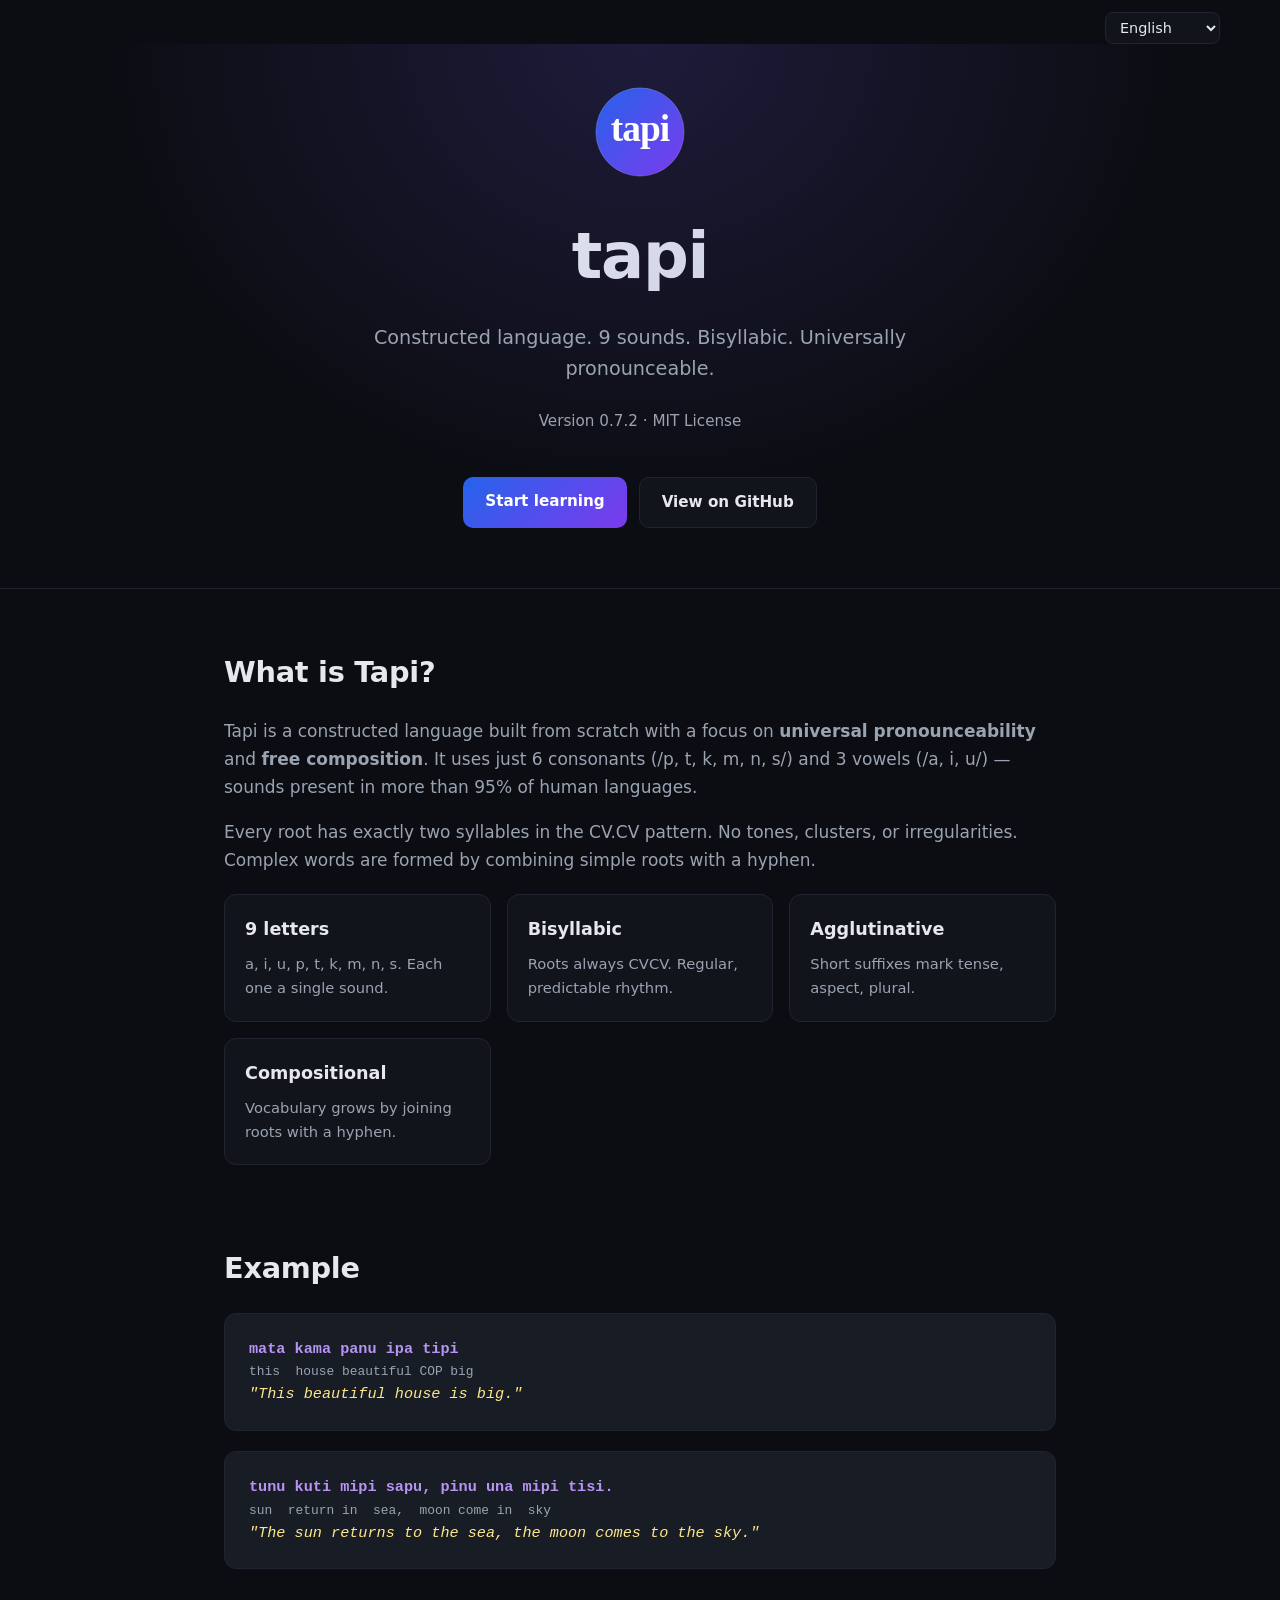
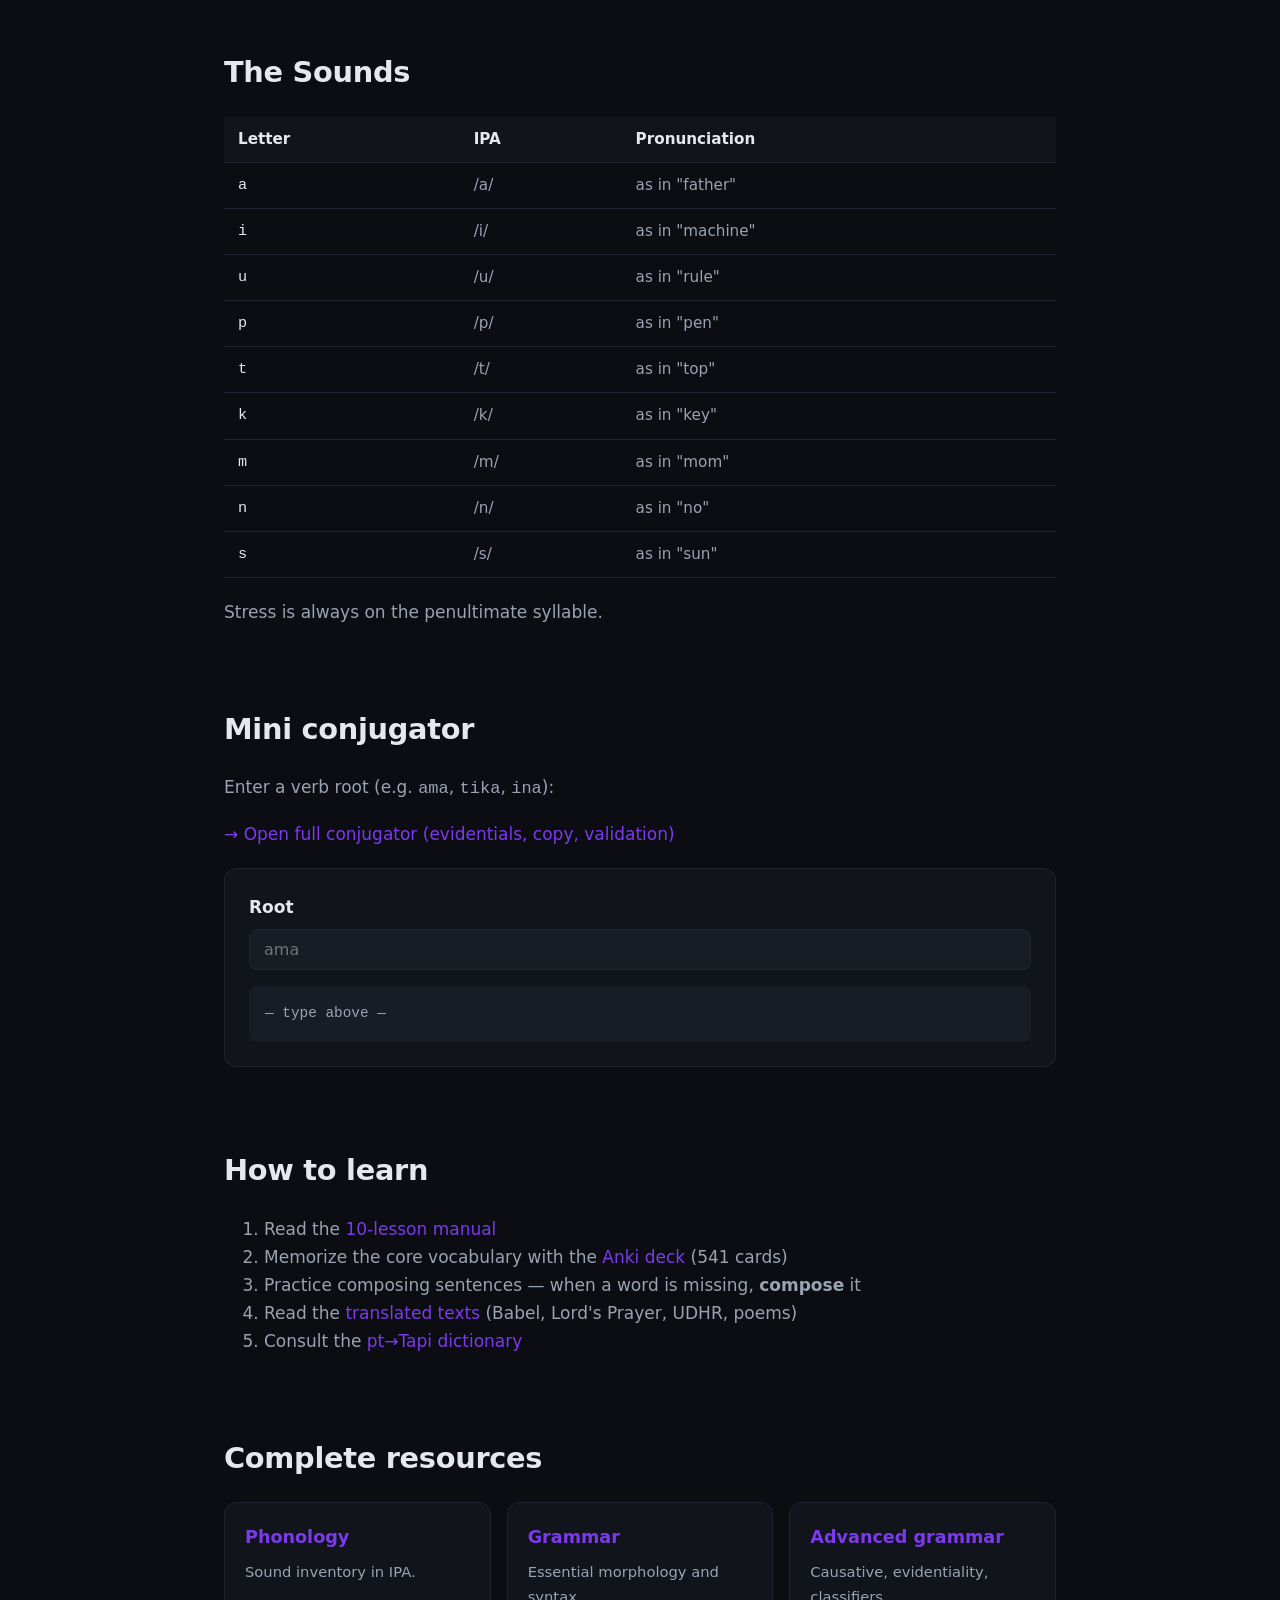
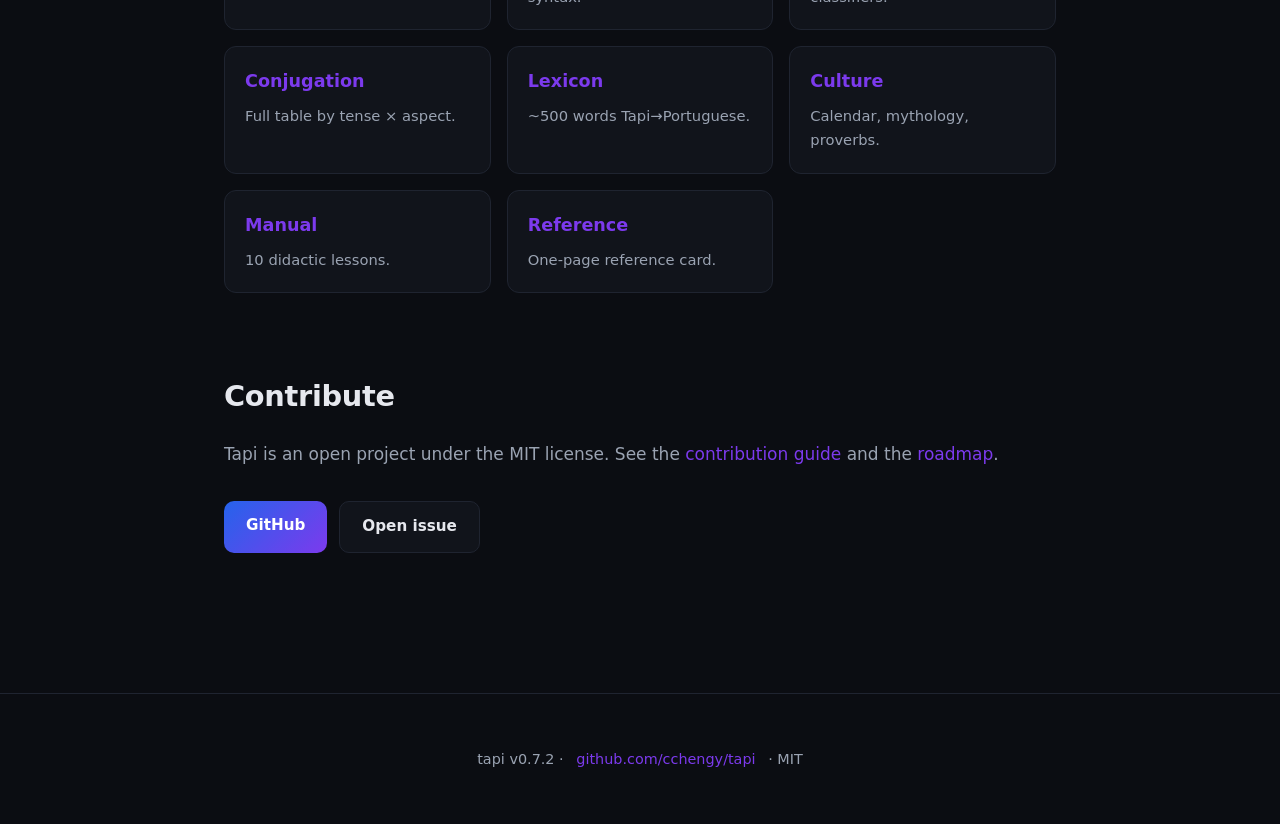
<file: docs/index.html>
<!DOCTYPE html>
<html lang="pt">
<head>
<meta charset="UTF-8">
<meta name="viewport" content="width=device-width, initial-scale=1.0">
<title data-i18n="title">Tapi — Idioma Construído Universal</title>
<meta name="description" content="Tapi é um idioma construído com 9 sons, raízes bissilábicas, pronunciável em qualquer língua.">
<link rel="icon" href="logo.svg" type="image/svg+xml">
<link rel="stylesheet" href="style.css">
<!-- Google tag (gtag.js) -->
<script async src="https://www.googletagmanager.com/gtag/js?id=G-EB4K0RYR4S"></script>
<script>
  window.dataLayer = window.dataLayer || [];
  function gtag(){dataLayer.push(arguments);}
  gtag('js', new Date());

  gtag('config', 'G-EB4K0RYR4S');
</script>
</head>
<body>

<div class="lang-bar">
  <select id="lang-switch" aria-label="Language">
    <option value="pt">Português</option>
    <option value="en">English</option>
    <option value="es">Español</option>
    <option value="zh">中文</option>
    <option value="ja">日本語</option>
  </select>
</div>

<header class="hero">
  <img src="logo.svg" class="logo" alt="logo Tapi">
  <h1>tapi</h1>
  <p class="tagline" data-i18n="tagline">Idioma construído. 9 sons. Bissilábico. Pronunciável universalmente.</p>
  <p class="sub" data-i18n="sub">Versão 0.7.2 · Licença MIT</p>
  <div class="cta">
    <a href="manual.html" class="btn primary" data-i18n="cta_learn">Comece a aprender</a>
    <a href="https://github.com/cchengy/tapi" class="btn" data-i18n="cta_github">Ver no GitHub</a>
  </div>
</header>

<main>

<section id="o-que">
  <h2 data-i18n="sec_what_title">O que é Tapi?</h2>
  <p data-i18n="sec_what_p1"></p>
  <p data-i18n="sec_what_p2"></p>

  <div class="grid-2">
    <div class="card"><h3 data-i18n="card_9_t">9 letras</h3><p data-i18n="card_9_d"></p></div>
    <div class="card"><h3 data-i18n="card_bi_t">Bissilábico</h3><p data-i18n="card_bi_d"></p></div>
    <div class="card"><h3 data-i18n="card_ag_t">Aglutinante</h3><p data-i18n="card_ag_d"></p></div>
    <div class="card"><h3 data-i18n="card_co_t">Composto</h3><p data-i18n="card_co_d"></p></div>
  </div>
</section>

<section id="exemplo">
  <h2 data-i18n="sec_ex_title">Exemplo</h2>
  <div class="example"><span class="tapi">mata kama panu ipa tipi</span>
<span class="gloss" data-i18n="ex1_gloss"></span>
<span class="trans" data-i18n="ex1_trans"></span></div>

  <div class="example"><span class="tapi">tunu kuti mipi sapu, pinu una mipi tisi.</span>
<span class="gloss" data-i18n="ex2_gloss"></span>
<span class="trans" data-i18n="ex2_trans"></span></div>
</section>

<section id="sons">
  <h2 data-i18n="sec_sounds_title">Os Sons</h2>
  <table>
    <thead><tr>
      <th data-i18n="th_letter">Letra</th>
      <th data-i18n="th_ipa">IPA</th>
      <th data-i18n="th_pron">Pronúncia</th>
    </tr></thead>
    <tbody>
      <tr><td>a</td><td>/a/</td><td data-i18n="pron_a"></td></tr>
      <tr><td>i</td><td>/i/</td><td data-i18n="pron_i"></td></tr>
      <tr><td>u</td><td>/u/</td><td data-i18n="pron_u"></td></tr>
      <tr><td>p</td><td>/p/</td><td data-i18n="pron_p"></td></tr>
      <tr><td>t</td><td>/t/</td><td data-i18n="pron_t"></td></tr>
      <tr><td>k</td><td>/k/</td><td data-i18n="pron_k"></td></tr>
      <tr><td>m</td><td>/m/</td><td data-i18n="pron_m"></td></tr>
      <tr><td>n</td><td>/n/</td><td data-i18n="pron_n"></td></tr>
      <tr><td>s</td><td>/s/</td><td data-i18n="pron_s"></td></tr>
    </tbody>
  </table>
  <p data-i18n="sounds_note"></p>
</section>

<section id="conjugador">
  <h2 data-i18n="sec_conj_title">Mini-conjugador</h2>
  <p data-i18n="sec_conj_intro">Digite uma raiz verbal (ex: <code>ama</code>, <code>tika</code>, <code>ina</code>):</p>
  <p><a href="conjugador.html" data-i18n="conj_full_link">→ Abrir conjugador completo (evidenciais, copy, validação)</a></p>

  <div class="tool">
    <label for="root" data-i18n="label_root">Raiz</label>
    <input id="root" type="text" placeholder="ama" data-i18n-placeholder="placeholder_root" autocomplete="off">
    <div class="result" id="conj-out" data-i18n="conj_empty">— digite acima —</div>
  </div>
</section>

<section id="aprender">
  <h2 data-i18n="sec_learn_title">Como aprender</h2>
  <ol style="color: var(--fg-soft);">
    <li data-i18n="learn_1"></li>
    <li data-i18n="learn_2"></li>
    <li data-i18n="learn_3"></li>
    <li data-i18n="learn_4"></li>
    <li data-i18n="learn_5"></li>
  </ol>
</section>

<section id="recursos">
  <h2 data-i18n="sec_res_title">Recursos completos</h2>
  <div class="grid-2">
    <div class="card"><h3><a href="https://github.com/cchengy/tapi/blob/main/fonologia.md" data-i18n="res_phon_t">Fonologia</a></h3><p data-i18n="res_phon_d"></p></div>
    <div class="card"><h3><a href="https://github.com/cchengy/tapi/blob/main/gramatica.md" data-i18n="res_gram_t">Gramática</a></h3><p data-i18n="res_gram_d"></p></div>
    <div class="card"><h3><a href="https://github.com/cchengy/tapi/blob/main/gramatica_avancada.md" data-i18n="res_gadv_t">Gramática avançada</a></h3><p data-i18n="res_gadv_d"></p></div>
    <div class="card"><h3><a href="https://github.com/cchengy/tapi/blob/main/conjugacao.md" data-i18n="res_conj_t">Conjugação</a></h3><p data-i18n="res_conj_d"></p></div>
    <div class="card"><h3><a href="https://github.com/cchengy/tapi/blob/main/lexico.tsv" data-i18n="res_lex_t">Léxico</a></h3><p data-i18n="res_lex_d"></p></div>
    <div class="card"><h3><a href="https://github.com/cchengy/tapi/blob/main/cultura.md" data-i18n="res_cult_t">Cultura</a></h3><p data-i18n="res_cult_d"></p></div>
    <div class="card"><h3><a href="manual.html" data-i18n="res_man_t">Manual</a></h3><p data-i18n="res_man_d"></p></div>
    <div class="card"><h3><a href="https://github.com/cchengy/tapi/blob/main/referencia.md" data-i18n="res_ref_t">Referência</a></h3><p data-i18n="res_ref_d"></p></div>
  </div>
</section>

<section id="contribuir">
  <h2 data-i18n="sec_contrib_title">Contribuir</h2>
  <p data-i18n="sec_contrib_p"></p>
  <div class="cta" style="margin-top: 16px; justify-content: flex-start;">
    <a href="https://github.com/cchengy/tapi" class="btn primary" data-i18n="btn_github">GitHub</a>
    <a href="https://github.com/cchengy/tapi/issues" class="btn" data-i18n="btn_issue">Abrir issue</a>
  </div>
</section>

</main>

<footer>
  <p data-i18n="footer">tapi v0.7.2 · <a href="https://github.com/cchengy/tapi">github.com/cchengy/tapi</a> · MIT</p>
</footer>

<script src="i18n.js"></script>
<script>
(function() {
  const TEMPOS = [
    ["presente", ""],
    ["passado", "ta"],
    ["futuro", "ka"],
  ];
  const ASPECTOS = [
    ["simples", ""],
    ["habitual", "sa"],
    ["progressivo", "ma"],
    ["perfectivo", "pa"],
  ];
  const TEMPO_LABELS = {
    pt: { presente: "presente", passado: "passado", futuro: "futuro" },
    en: { presente: "present", passado: "past", futuro: "future" },
    es: { presente: "presente", passado: "pasado", futuro: "futuro" },
    zh: { presente: "现在", passado: "过去", futuro: "将来" },
    ja: { presente: "現在", passado: "過去", futuro: "未来" },
  };

  const input = document.getElementById("root");
  const out = document.getElementById("conj-out");

  function conjugar(raiz, t, lang) {
    if (!raiz || !/^[ptkmnsaiu]+$/.test(raiz)) {
      return t.conj_invalid;
    }
    const labels = TEMPO_LABELS[lang] || TEMPO_LABELS.pt;
    const lines = [];
    lines.push(t.conj_tempo_aspecto);
    lines.push([t.conj_tempo.padEnd(11), t.conj_simples.padEnd(12), t.conj_habitual.padEnd(12), t.conj_progress.padEnd(12), t.conj_perfect].join("| "));
    lines.push("-".repeat(64));
    for (const [tn, ts] of TEMPOS) {
      const linha = [(labels[tn] || tn).padEnd(11)];
      for (const [an, as] of ASPECTOS) {
        linha.push((raiz + ts + as).padEnd(12));
      }
      lines.push(linha.join("| ").trimEnd());
    }
    lines.push("");
    lines.push(`${t.conj_imp}:   ${raiz}-ti`);
    lines.push(`${t.conj_voice}:   ${raiz}-ku`);
    lines.push(`${t.conj_rep}:    ${raiz}ta-ni-ni  ${t.conj_rep_note}`);
    return lines.join("\n");
  }

  function update() {
    const lang = document.documentElement.lang || "pt";
    const t = (window.I18N && window.I18N[lang]) || window.I18N.pt;
    const v = input.value.trim().toLowerCase();
    out.textContent = v ? conjugar(v, t, lang) : t.conj_empty;
  }
  window.updateConjugator = update;
  input.addEventListener("input", update);

  const sw = document.getElementById("lang-switch");
  sw.addEventListener("change", (e) => window.applyLang(e.target.value));
  window.applyLang(window.detectLang());
})();
</script>

</body>
</html>
</file>
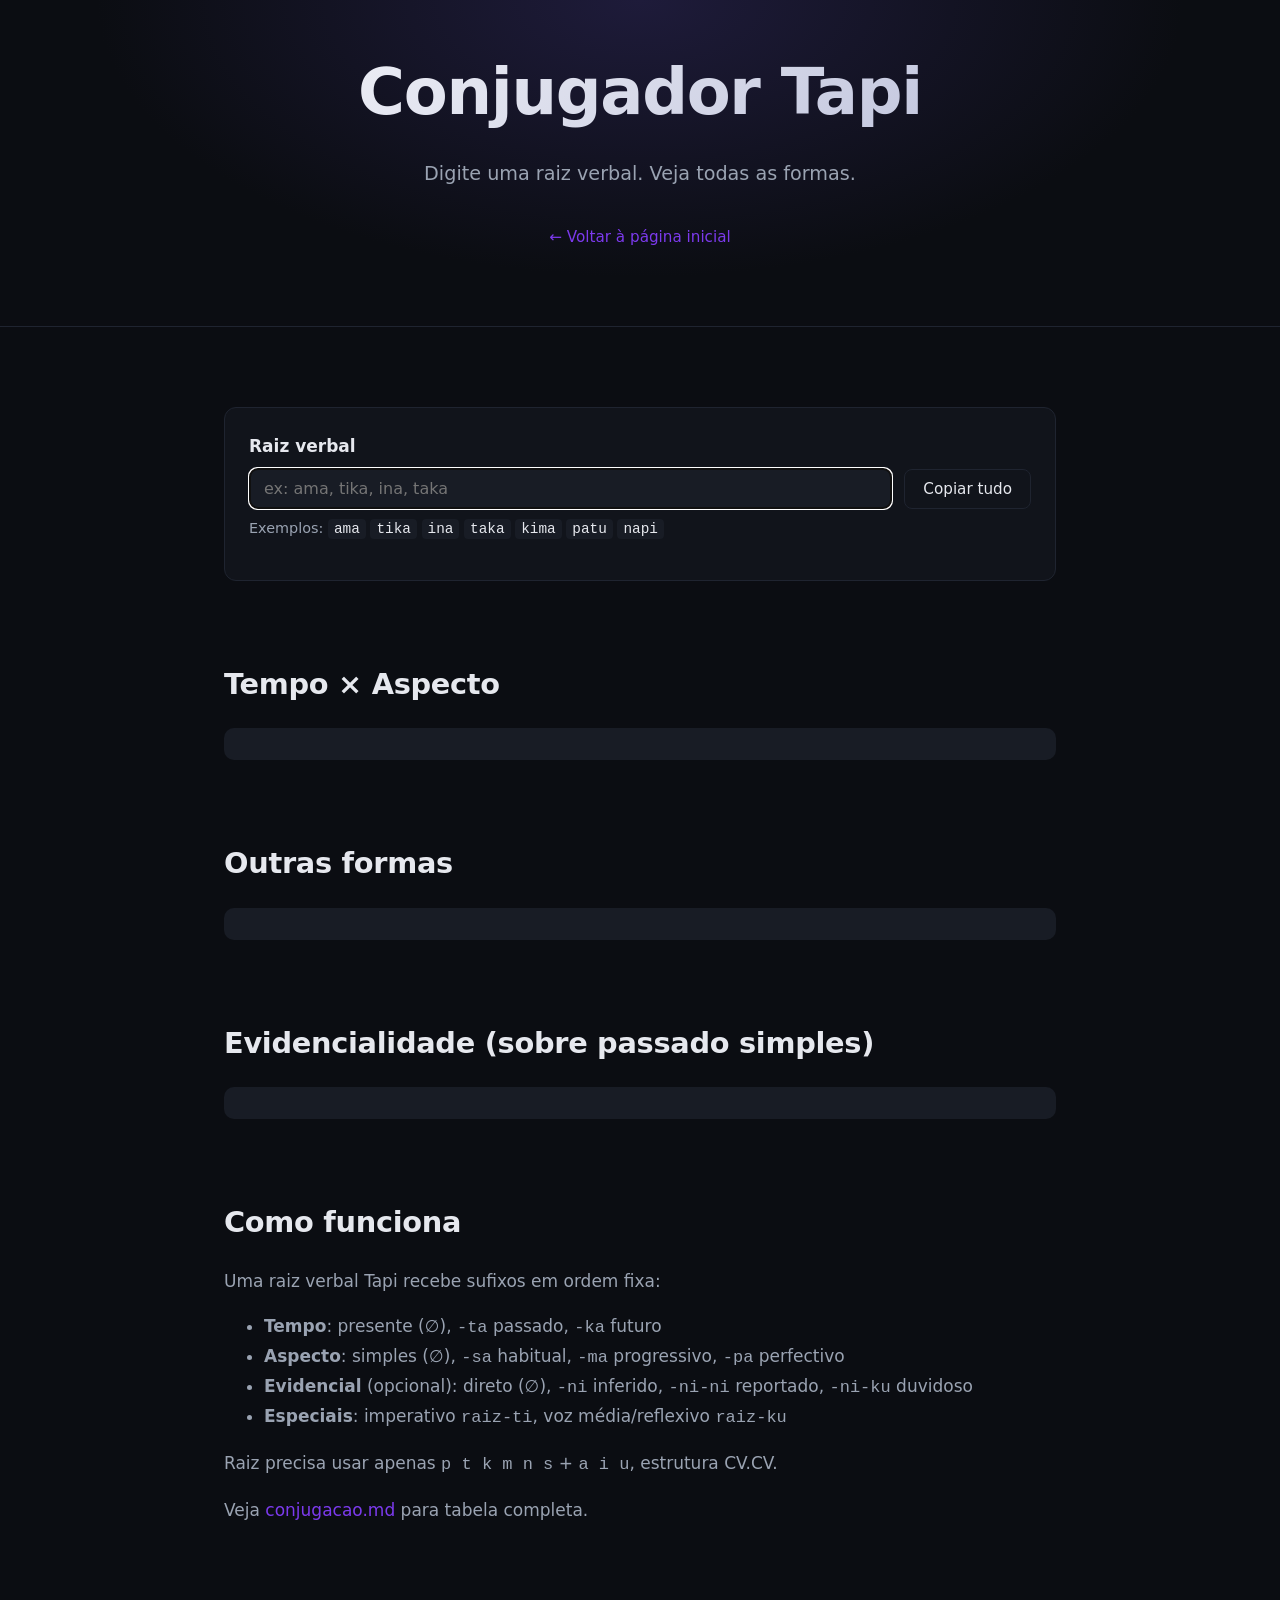
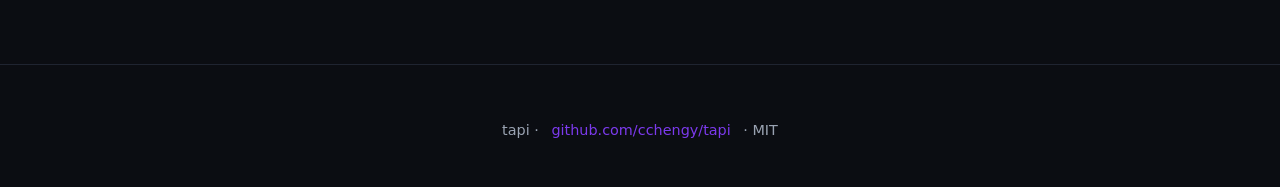
<file: docs/conjugador.html>
<!DOCTYPE html>
<html lang="pt">
<head>
<meta charset="UTF-8">
<meta name="viewport" content="width=device-width, initial-scale=1.0">
<title>Tapi — Conjugador completo</title>
<meta name="description" content="Conjugador completo de verbos Tapi: tempo, aspecto, evidencialidade, imperativo, voz média.">
<link rel="stylesheet" href="style.css">
<style>
  .tool .row { display: grid; grid-template-columns: 1fr auto; gap: 12px; align-items: end; }
  .tool .row button { padding: 10px 18px; border-radius: 8px; border: 1px solid var(--border); background: var(--bg-soft); color: var(--fg); cursor: pointer; font-family: inherit; font-size: 0.95rem; }
  .tool .row button:hover { border-color: var(--accent); }
  .tool input.invalid { border-color: #ef4444; }
  .grid-conj {
    display: grid;
    grid-template-columns: 120px repeat(4, 1fr);
    gap: 4px;
    margin-top: 16px;
    background: var(--code-bg);
    padding: 16px;
    border-radius: 10px;
    font-family: ui-monospace, Menlo, monospace;
    font-size: 0.92rem;
  }
  .grid-conj .h { color: var(--fg); font-weight: 600; }
  .grid-conj .l { color: var(--fg-soft); }
  .grid-conj .v { color: #b794f4; }
  .grid-conj .v:hover { color: #fde68a; cursor: pointer; }
  .meta-list { display: grid; grid-template-columns: 1fr 1fr; gap: 8px 24px; margin-top: 16px; background: var(--code-bg); padding: 16px; border-radius: 10px; font-family: ui-monospace, Menlo, monospace; font-size: 0.92rem; }
  .meta-list .k { color: var(--fg-soft); }
  .meta-list .vv { color: #b794f4; }
  .err { color: #ef4444; margin-top: 8px; font-size: 0.9rem; }
  .ok { color: #10b981; margin-top: 8px; font-size: 0.9rem; }
  .examples { color: var(--fg-soft); font-size: 0.9rem; margin-top: 8px; }
  .examples code { background: var(--code-bg); padding: 2px 6px; border-radius: 4px; color: var(--fg); cursor: pointer; }
  .examples code:hover { color: var(--accent); }
  .nav-back { display: inline-block; margin-top: 12px; }
</style>
<!-- Google tag (gtag.js) -->
<script async src="https://www.googletagmanager.com/gtag/js?id=G-EB4K0RYR4S"></script>
<script>
  window.dataLayer = window.dataLayer || [];
  function gtag(){dataLayer.push(arguments);}
  gtag('js', new Date());

  gtag('config', 'G-EB4K0RYR4S');
</script>
</head>
<body>

<header class="hero">
  <h1>Conjugador Tapi</h1>
  <p class="tagline">Digite uma raiz verbal. Veja todas as formas.</p>
  <p class="sub"><a href="index.html" class="nav-back">← Voltar à página inicial</a></p>
</header>

<main>

<section>
  <div class="tool">
    <label for="root">Raiz verbal</label>
    <div class="row">
      <input id="root" type="text" placeholder="ex: ama, tika, ina, taka" autocomplete="off" autofocus>
      <button id="copy-btn">Copiar tudo</button>
    </div>
    <div id="status"></div>
    <p class="examples">Exemplos: <code data-ex="ama">ama</code> <code data-ex="tika">tika</code> <code data-ex="ina">ina</code> <code data-ex="taka">taka</code> <code data-ex="kima">kima</code> <code data-ex="patu">patu</code> <code data-ex="napi">napi</code></p>
  </div>
</section>

<section>
  <h2>Tempo × Aspecto</h2>
  <div id="grid-out" class="grid-conj"></div>
</section>

<section>
  <h2>Outras formas</h2>
  <div id="meta-out" class="meta-list"></div>
</section>

<section>
  <h2>Evidencialidade (sobre passado simples)</h2>
  <div id="evid-out" class="meta-list"></div>
</section>

<section>
  <h2>Como funciona</h2>
  <p>Uma raiz verbal Tapi recebe sufixos em ordem fixa:</p>
  <ul style="color: var(--fg-soft);">
    <li><strong>Tempo</strong>: presente (∅), <code>-ta</code> passado, <code>-ka</code> futuro</li>
    <li><strong>Aspecto</strong>: simples (∅), <code>-sa</code> habitual, <code>-ma</code> progressivo, <code>-pa</code> perfectivo</li>
    <li><strong>Evidencial</strong> (opcional): direto (∅), <code>-ni</code> inferido, <code>-ni-ni</code> reportado, <code>-ni-ku</code> duvidoso</li>
    <li><strong>Especiais</strong>: imperativo <code>raiz-ti</code>, voz média/reflexivo <code>raiz-ku</code></li>
  </ul>
  <p>Raiz precisa usar apenas <code>p t k m n s</code> + <code>a i u</code>, estrutura CV.CV.</p>
  <p>Veja <a href="https://github.com/cchengy/tapi/blob/main/conjugacao.md">conjugacao.md</a> para tabela completa.</p>
</section>

</main>

<footer>
  <p>tapi · <a href="https://github.com/cchengy/tapi">github.com/cchengy/tapi</a> · MIT</p>
</footer>

<script>
(function () {
  const TEMPOS = [
    ["presente", ""],
    ["passado", "ta"],
    ["futuro", "ka"],
  ];
  const ASPECTOS = [
    ["simples", ""],
    ["habitual", "sa"],
    ["progressivo", "ma"],
    ["perfectivo", "pa"],
  ];
  const EVIDENCIAIS = [
    ["direto", ""],
    ["inferido", "-ni"],
    ["reportado", "-ni-ni"],
    ["duvidoso", "-ni-ku"],
  ];

  const PHONO = /^[ptkmns][aiu][ptkmns][aiu]$/;
  const PHONO_LOOSE = /^[ptkmnsaiu]+$/;

  const $ = (s) => document.querySelector(s);
  const input = $("#root");
  const status = $("#status");
  const grid = $("#grid-out");
  const meta = $("#meta-out");
  const evid = $("#evid-out");
  const copyBtn = $("#copy-btn");

  function validate(raiz) {
    if (!raiz) return { ok: false, msg: "" };
    if (!PHONO_LOOSE.test(raiz)) {
      return { ok: false, msg: "Use apenas p, t, k, m, n, s, a, i, u." };
    }
    if (!PHONO.test(raiz)) {
      return {
        ok: true,
        warn: "Não é raiz CVCV estrita. Conjuga mesmo assim.",
      };
    }
    return { ok: true };
  }

  function render(raiz) {
    grid.innerHTML = "";
    meta.innerHTML = "";
    evid.innerHTML = "";

    const cells = [];
    cells.push(["h", "Tempo"]);
    for (const [an] of ASPECTOS) cells.push(["h", an]);
    for (const [tn, ts] of TEMPOS) {
      cells.push(["l", tn]);
      for (const [, as] of ASPECTOS) {
        cells.push(["v", raiz + ts + as]);
      }
    }
    for (const [cls, text] of cells) {
      const d = document.createElement("div");
      d.className = cls;
      d.textContent = text;
      if (cls === "v") {
        d.title = "Clique para copiar";
        d.addEventListener("click", () => copyText(text));
      }
      grid.appendChild(d);
    }

    const extras = [
      ["imperativo", raiz + "-ti"],
      ["voz média / reflexivo", raiz + "-ku"],
      ["nominalizado (gerúndio)", raiz + "-i"],
      ["passado perfectivo", raiz + "tapa"],
    ];
    for (const [k, v] of extras) {
      const kd = document.createElement("div");
      kd.className = "k";
      kd.textContent = k;
      const vd = document.createElement("div");
      vd.className = "vv";
      vd.textContent = v;
      vd.style.cursor = "pointer";
      vd.title = "Clique para copiar";
      vd.addEventListener("click", () => copyText(v));
      meta.appendChild(kd);
      meta.appendChild(vd);
    }

    const passado = raiz + "ta";
    for (const [k, suf] of EVIDENCIAIS) {
      const kd = document.createElement("div");
      kd.className = "k";
      kd.textContent = k;
      const vd = document.createElement("div");
      vd.className = "vv";
      vd.textContent = passado + suf;
      vd.style.cursor = "pointer";
      vd.title = "Clique para copiar";
      vd.addEventListener("click", () => copyText(passado + suf));
      evid.appendChild(kd);
      evid.appendChild(vd);
    }
  }

  function update() {
    const raiz = input.value.trim().toLowerCase();
    const v = validate(raiz);
    status.innerHTML = "";
    input.classList.toggle("invalid", !v.ok);
    if (!raiz) return clearAll();
    if (!v.ok) {
      status.innerHTML = `<div class="err">${v.msg}</div>`;
      return clearAll();
    }
    if (v.warn) {
      status.innerHTML = `<div class="err">${v.warn}</div>`;
    }
    render(raiz);
  }

  function clearAll() {
    grid.innerHTML = "";
    meta.innerHTML = "";
    evid.innerHTML = "";
  }

  function copyText(text) {
    navigator.clipboard.writeText(text).then(() => {
      status.innerHTML = `<div class="ok">Copiado: <code>${text}</code></div>`;
      setTimeout(() => { if (status.querySelector(".ok")) status.innerHTML = ""; }, 1500);
    });
  }

  function copyAll() {
    const raiz = input.value.trim().toLowerCase();
    const v = validate(raiz);
    if (!raiz || !v.ok) return;
    const lines = [`# Conjugação de '${raiz}'`, ""];
    lines.push("## Tempo × Aspecto");
    lines.push("| Tempo | Simples | Habitual | Progressivo | Perfectivo |");
    lines.push("|-------|---------|----------|-------------|------------|");
    for (const [tn, ts] of TEMPOS) {
      const row = [tn];
      for (const [, as] of ASPECTOS) row.push(raiz + ts + as);
      lines.push("| " + row.join(" | ") + " |");
    }
    lines.push("");
    lines.push(`Imperativo: ${raiz}-ti`);
    lines.push(`Voz média:  ${raiz}-ku`);
    lines.push(`Nominalizado: ${raiz}-i`);
    lines.push("");
    lines.push("## Evidenciais (sobre passado simples)");
    const passado = raiz + "ta";
    for (const [k, suf] of EVIDENCIAIS) {
      lines.push(`${k.padEnd(12)} ${passado}${suf}`);
    }
    copyText(lines.join("\n"));
  }

  input.addEventListener("input", update);
  copyBtn.addEventListener("click", copyAll);
  document.querySelectorAll(".examples code[data-ex]").forEach((el) => {
    el.addEventListener("click", () => {
      input.value = el.dataset.ex;
      update();
      input.focus();
    });
  });

  const params = new URLSearchParams(location.search);
  if (params.has("r")) {
    input.value = params.get("r");
  }
  update();
})();
</script>

</body>
</html>
</file>
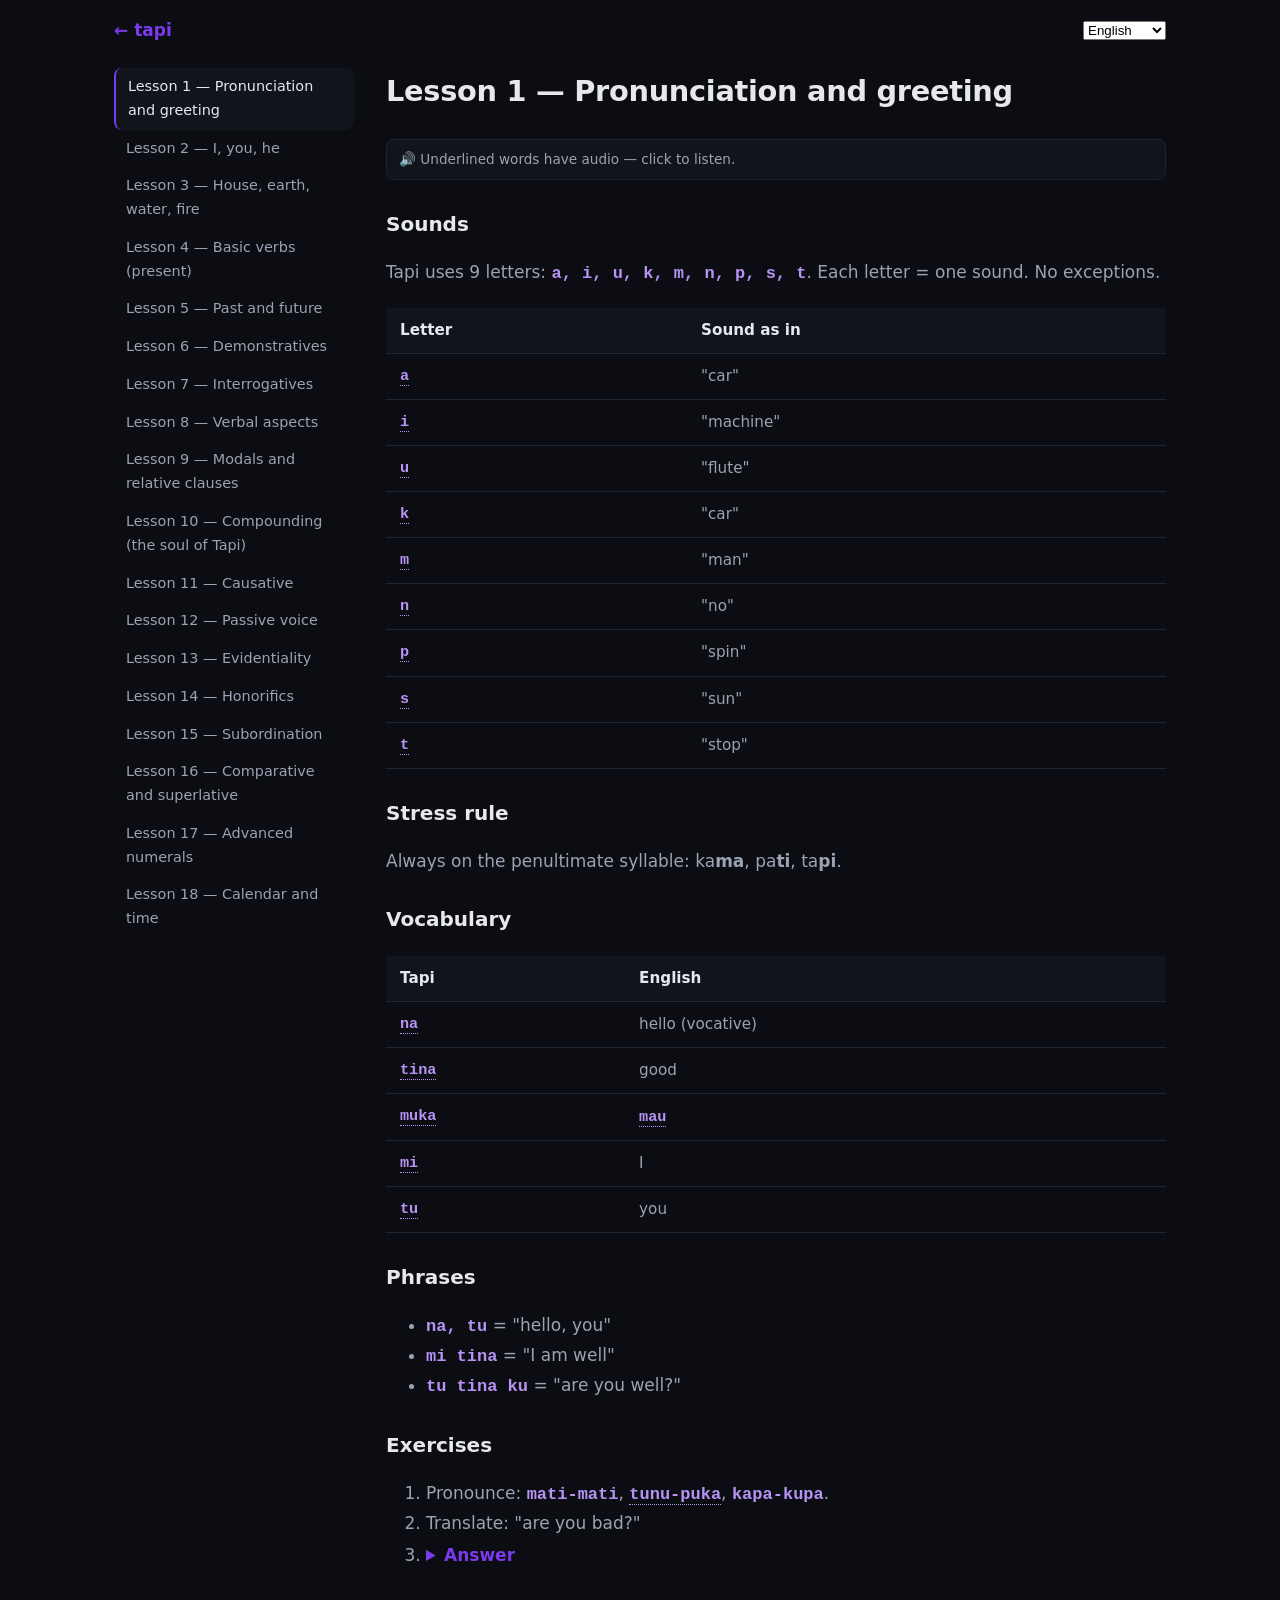
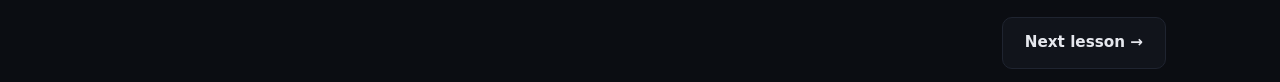
<file: docs/manual.html>
<!DOCTYPE html>
<html lang="pt">
<head>
<meta charset="UTF-8">
<meta name="viewport" content="width=device-width, initial-scale=1.0">
<title>Manual — Tapi</title>
<meta name="description" content="Curso completo de Tapi: 20 lições, do alfabeto à conversação.">
<link rel="icon" href="logo.svg" type="image/svg+xml">
<link rel="stylesheet" href="style.css">
<style>
  .manual-wrap { display: grid; grid-template-columns: 240px 1fr; gap: 32px; max-width: 1100px; margin: 0 auto; padding: 24px; }
  nav.lessons { position: sticky; top: 16px; align-self: start; max-height: calc(100vh - 32px); overflow-y: auto; }
  nav.lessons a { display: block; padding: 7px 12px; border-radius: 8px; color: var(--fg-soft); font-size: 0.9rem; }
  nav.lessons a.active { background: var(--bg-soft); color: var(--fg); border-left: 2px solid var(--accent); }
  nav.lessons a:hover { text-decoration: none; color: var(--fg); }
  article h1 { font-size: 1.8rem; letter-spacing: -0.01em; margin-top: 0; }
  article h2 { font-size: 1.25rem; margin: 28px 0 10px; color: var(--fg); }
  article p, article li { color: var(--fg-soft); }
  article .tapi { color: #b794f4; font-weight: 600; font-family: ui-monospace, Menlo, monospace; }
  article li .gloss-eq { color: var(--fg-soft); }
  article .tapi.playable { cursor: pointer; border-bottom: 1px dotted #b794f4; }
  article .tapi.playable:hover { color: #d6bcfa; }
  article .tapi.playing { color: #fde68a; border-bottom-color: #fde68a; }
  details.answer { margin: 4px 0; }
  details.answer summary { cursor: pointer; color: var(--accent); font-weight: 600; }
  details.answer[open] summary { color: var(--fg-soft); }
  .audio-hint { font-size: 0.85rem; color: var(--fg-soft); background: var(--bg-soft); border: 1px solid var(--border); border-radius: 8px; padding: 8px 12px; margin: 12px 0; }
  .conj-tool { background: var(--bg-soft); border: 1px solid var(--border); border-radius: 12px; padding: 20px; margin-top: 24px; }
  .conj-tool label { display: block; font-weight: 600; margin-bottom: 6px; }
  .conj-tool input { width: 100%; padding: 9px 12px; background: var(--code-bg); border: 1px solid var(--border); border-radius: 8px; color: var(--fg); font-size: 1rem; font-family: ui-monospace, Menlo, monospace; }
  .conj-tool pre { margin: 14px 0 0; padding: 14px; background: var(--code-bg); border-radius: 8px; font-size: 0.88rem; overflow-x: auto; color: var(--fg-soft); }
  .pager { display: flex; justify-content: space-between; margin-top: 48px; gap: 12px; }
  .topbar { display: flex; justify-content: space-between; align-items: center; max-width: 1100px; margin: 0 auto; padding: 16px 24px 0; }
  .topbar .home { font-weight: 600; }
  @media (max-width: 720px) {
    .manual-wrap { grid-template-columns: 1fr; }
    nav.lessons { position: static; max-height: none; display: flex; flex-wrap: wrap; gap: 4px; }
    nav.lessons a { padding: 5px 9px; border: 1px solid var(--border); }
    nav.lessons a .full { display: none; }
  }
  @media (min-width: 721px) { nav.lessons a .short { display: none; } }
</style>
<!-- Google tag (gtag.js) -->
<script async src="https://www.googletagmanager.com/gtag/js?id=G-EB4K0RYR4S"></script>
<script>
  window.dataLayer = window.dataLayer || [];
  function gtag(){dataLayer.push(arguments);}
  gtag('js', new Date());

  gtag('config', 'G-EB4K0RYR4S');
</script>
</head>
<body>

<div class="topbar">
  <a class="home" href="index.html">← tapi</a>
  <select id="lang-switch" aria-label="Language">
    <option value="pt">Português</option>
    <option value="en">English</option>
    <option value="es">Español</option>
    <option value="zh">中文</option>
    <option value="ja">日本語</option>
  </select>
</div>

<div class="manual-wrap">
  <nav class="lessons" id="nav"></nav>
  <article id="content"><p>…</p></article>
</div>

<script>
(async function () {
  const CHROME = {
    pt: { manual: "Manual", prev: "← Lição anterior", next: "Próxima lição →",
      audioHint: "🔊 Palavras sublinhadas têm áudio — clique para ouvir.",
      conjTitle: "Experimente: conjugue uma raiz", conjLabel: "Raiz (ex.: ama, mani, taka)",
      conjInvalid: "só letras p t k m n s a i u", conjEmpty: "— digite acima —",
      tenses: ["presente", "passado", "futuro"], aspects: ["simples", "habitual", "progressivo", "perfectivo"] },
    en: { manual: "Manual", prev: "← Previous lesson", next: "Next lesson →",
      audioHint: "🔊 Underlined words have audio — click to listen.",
      conjTitle: "Try it: conjugate a root", conjLabel: "Root (e.g. ama, mani, taka)",
      conjInvalid: "only letters p t k m n s a i u", conjEmpty: "— type above —",
      tenses: ["present", "past", "future"], aspects: ["simple", "habitual", "progressive", "perfective"] },
    es: { manual: "Manual", prev: "← Lección anterior", next: "Siguiente lección →",
      audioHint: "🔊 Las palabras subrayadas tienen audio — haz clic para escuchar.",
      conjTitle: "Pruébalo: conjuga una raíz", conjLabel: "Raíz (ej.: ama, mani, taka)",
      conjInvalid: "solo letras p t k m n s a i u", conjEmpty: "— escribe arriba —",
      tenses: ["presente", "pasado", "futuro"], aspects: ["simple", "habitual", "progresivo", "perfectivo"] },
    zh: { manual: "教程", prev: "← 上一课", next: "下一课 →",
      audioHint: "🔊 带下划线的词有音频 — 点击播放。",
      conjTitle: "试一试：变位一个词根", conjLabel: "词根（如 ama、mani、taka）",
      conjInvalid: "只能用字母 p t k m n s a i u", conjEmpty: "— 在上面输入 —",
      tenses: ["现在", "过去", "将来"], aspects: ["简单", "习惯", "进行", "完成"] },
    ja: { manual: "マニュアル", prev: "← 前のレッスン", next: "次のレッスン →",
      audioHint: "🔊 下線付きの単語は音声あり — クリックで再生。",
      conjTitle: "やってみよう：語根を活用する", conjLabel: "語根（例：ama、mani、taka）",
      conjInvalid: "使える文字は p t k m n s a i u のみ", conjEmpty: "— 上に入力 —",
      tenses: ["現在", "過去", "未来"], aspects: ["単純", "習慣", "進行", "完了"] },
  };
  const RE_ANSWER = /^(Resposta|Answer|Respuesta|答案|答え)[::]\s*/;

  let lang = localStorage.getItem("tapi_lang") || (navigator.language || "pt").slice(0, 2);
  if (!CHROME[lang]) lang = "pt";

  const skel = await (await fetch("manual/lessons.json")).json();
  const ptStrings = await (await fetch("manual/pt.json")).json();
  let strings = ptStrings;
  let audioMap = {};
  try { audioMap = await (await fetch("audio/manifest.json")).json(); } catch {}

  async function loadLang(l) {
    lang = CHROME[l] ? l : "pt";
    localStorage.setItem("tapi_lang", lang);
    document.documentElement.lang = lang;
    if (lang === "pt") { strings = ptStrings; }
    else {
      try {
        const tr = await (await fetch("manual/" + lang + ".json")).json();
        strings = Object.assign({}, ptStrings, tr);
      } catch { strings = ptStrings; }
    }
    render();
  }

  const esc = (s) => s.replace(/[&<>"]/g, (c) => ({ "&": "&amp;", "<": "&lt;", ">": "&gt;", '"': "&quot;" }[c]));
  // inline markdown: `code` (Tapi) e **negrito**
  const md = (s) => esc(s)
    .replace(/`([^`]+)`/g, '<span class="tapi">$1</span>')
    .replace(/\*\*([^*]+)\*\*/g, "<strong>$1</strong>");

  const cell = (c) => c.lit !== undefined ? '<span class="tapi">' + esc(c.lit) + "</span>" : md(strings[c.t] || "");
  const item = (it) => {
    if (it.tapi !== undefined)
      return '<span class="tapi">' + esc(it.tapi) + '</span> <span class="gloss-eq">= ' + md(strings[it.t] || "") + "</span>";
    // resposta de exercício → escondida atrás de um clique
    const txt = it.t !== undefined ? (strings[it.t] || "") : null;
    if (txt) {
      const m = txt.match(RE_ANSWER);
      if (m) return '<details class="answer"><summary>' + esc(m[1]) + "</summary>" + md(txt.replace(RE_ANSWER, "")) + "</details>";
    }
    return cell(it);
  };

  function blockHtml(b) {
    if (b.type === "p") return "<p>" + (b.lit !== undefined ? '<span class="tapi">' + esc(b.lit) + "</span>" : md(strings[b.t] || "")) + "</p>";
    if (b.type === "table") {
      let h = "<table><thead><tr>" + b.header.map((c) => "<th>" + cell(c) + "</th>").join("") + "</tr></thead><tbody>";
      h += b.rows.map((r) => "<tr>" + r.map((c) => "<td>" + cell(c) + "</td>").join("") + "</tr>").join("");
      return h + "</tbody></table>";
    }
    if (b.type === "ul" || b.type === "ol")
      return "<" + b.type + ">" + b.items.map((it) => "<li>" + item(it) + "</li>").join("") + "</" + b.type + ">";
    return "";
  }

  function currentLesson() {
    const m = location.hash.match(/licao-(\d+)/);
    const n = m ? parseInt(m[1], 10) : 1;
    return skel.lessons.find((l) => l.id === n) || skel.lessons[0];
  }

  function render() {
    const c = CHROME[lang];
    const cur = currentLesson();

    document.getElementById("nav").innerHTML = skel.lessons.map((l) => {
      const t = strings[l.title] || "";
      const short = t.match(/Lição (\d+)/) ? t.match(/Lição (\d+)/)[1] : l.id;
      return '<a href="#licao-' + l.id + '"' + (l.id === cur.id ? ' class="active"' : "") + ">" +
        '<span class="full">' + md(t) + '</span><span class="short">' + short + "</span></a>";
    }).join("");

    let h = "<h1>" + md(strings[cur.title] || "") + "</h1>";
    if (cur.id === 1) h += '<p class="audio-hint">' + c.audioHint + "</p>";
    h += cur.intro.map(blockHtml).join("");
    for (const s of cur.sections) {
      h += "<h2>" + md(strings[s.title] || "") + "</h2>";
      h += s.blocks.map(blockHtml).join("");
    }
    if (cur.id === 5) h += conjToolHtml(c);

    const i = skel.lessons.indexOf(cur);
    h += '<div class="pager">';
    h += i > 0 ? '<a class="btn" href="#licao-' + skel.lessons[i - 1].id + '">' + c.prev + "</a>" : "<span></span>";
    h += i < skel.lessons.length - 1 ? '<a class="btn" href="#licao-' + skel.lessons[i + 1].id + '">' + c.next + "</a>" : "<span></span>";
    h += "</div>";

    document.getElementById("content").innerHTML = h;
    document.title = (strings[cur.title] || "Manual") + " — Tapi";
    document.getElementById("lang-switch").value = lang;
    activateAudio();
    if (cur.id === 5) wireConjTool(c);
    window.scrollTo(0, 0);
  }

  // --- áudio: toda palavra Tapi presente no manifest vira clicável ---
  let currentAudio = null;
  function activateAudio() {
    document.querySelectorAll("#content .tapi").forEach((el) => {
      const tok = el.textContent.trim().replace(/[.,!?;:]+$/, "").toLowerCase();
      if (!audioMap[tok]) return;
      el.classList.add("playable");
      el.title = "🔊 " + tok;
      el.addEventListener("click", () => {
        if (currentAudio) currentAudio.pause();
        const a = new Audio(audioMap[tok]);
        currentAudio = a;
        el.classList.add("playing");
        a.addEventListener("ended", () => el.classList.remove("playing"));
        a.play();
      });
    });
  }

  // --- conjugador embutido (lição 5) ---
  const T_SUF = ["", "ta", "ka"], A_SUF = ["", "sa", "ma", "pa"];
  function conjToolHtml(c) {
    return '<div class="conj-tool"><label for="conj-root">' + esc(c.conjTitle) + "</label>" +
      '<input id="conj-root" placeholder="' + esc(c.conjLabel) + '" autocomplete="off">' +
      '<pre id="conj-out">' + esc(c.conjEmpty) + "</pre>" +
      '<p style="margin:10px 0 0"><a href="conjugador.html">→ conjugador.html</a></p></div>';
  }
  function wireConjTool(c) {
    const inp = document.getElementById("conj-root");
    const out = document.getElementById("conj-out");
    inp.addEventListener("input", () => {
      const r = inp.value.trim().toLowerCase();
      if (!r) { out.textContent = c.conjEmpty; return; }
      if (!/^[ptkmnsaiu]+$/.test(r)) { out.textContent = c.conjInvalid; return; }
      const w = Math.max(...c.aspects.map(a => a.length), 12) + 1;
      const lines = ["".padEnd(11) + c.aspects.map(a => a.padEnd(w)).join("")];
      c.tenses.forEach((tn, ti) => {
        lines.push(tn.padEnd(11) + A_SUF.map(as => (r + T_SUF[ti] + as).padEnd(w)).join(""));
      });
      out.textContent = lines.join("\n");
    });
  }

  window.addEventListener("hashchange", render);
  document.getElementById("lang-switch").addEventListener("change", (e) => loadLang(e.target.value));
  await loadLang(lang);
})();
</script>

</body>
</html>
</file>
<file: docs/style.css>
:root {
  --bg: #0b0d12;
  --bg-soft: #11141b;
  --fg: #e6e8ee;
  --fg-soft: #9aa3b2;
  --accent: #7c3aed;
  --accent-2: #2563eb;
  --border: #1f2430;
  --code-bg: #181c25;
  --max: 880px;
}

* { box-sizing: border-box; }

html { scroll-behavior: smooth; }

body {
  margin: 0;
  font-family: -apple-system, BlinkMacSystemFont, "Segoe UI", Inter, system-ui, sans-serif;
  background: var(--bg);
  color: var(--fg);
  line-height: 1.65;
  font-size: 17px;
  -webkit-font-smoothing: antialiased;
}

a { color: var(--accent); text-decoration: none; }
a:hover { text-decoration: underline; }

.lang-bar {
  display: flex;
  justify-content: flex-end;
  padding: 12px 20px 0;
  max-width: 1200px;
  margin: 0 auto;
}

.lang-bar select {
  background: var(--bg-soft);
  color: var(--fg);
  border: 1px solid var(--border);
  border-radius: 8px;
  padding: 6px 10px;
  font-family: inherit;
  font-size: 0.9rem;
  cursor: pointer;
}

.lang-bar select:hover {
  border-color: var(--accent);
}

header.hero {
  background: radial-gradient(ellipse at top, #1e1b3a 0%, var(--bg) 60%);
  padding: 40px 24px 60px;
  text-align: center;
  border-bottom: 1px solid var(--border);
}

header.hero .logo {
  width: 96px;
  height: 96px;
  margin: 0 auto 24px;
  display: block;
}

header.hero h1 {
  font-size: clamp(2.5rem, 6vw, 4rem);
  margin: 0 0 12px;
  letter-spacing: -0.02em;
  background: linear-gradient(135deg, #fff 0%, #b0b5d4 100%);
  -webkit-background-clip: text;
  -webkit-text-fill-color: transparent;
  background-clip: text;
}

header.hero .tagline {
  font-size: 1.2rem;
  color: var(--fg-soft);
  margin: 0 0 8px;
  max-width: 560px;
  margin-inline: auto;
}

header.hero .sub {
  color: var(--fg-soft);
  font-size: 0.95rem;
  margin-top: 24px;
}

.cta {
  display: inline-flex;
  gap: 12px;
  margin-top: 28px;
  flex-wrap: wrap;
  justify-content: center;
}

.btn {
  display: inline-block;
  padding: 12px 22px;
  border-radius: 10px;
  font-weight: 600;
  font-size: 0.95rem;
  transition: transform 0.1s, background 0.2s;
  border: 1px solid var(--border);
  background: var(--bg-soft);
  color: var(--fg);
}

.btn.primary {
  background: linear-gradient(135deg, var(--accent-2), var(--accent));
  border: none;
  color: white;
}

.btn:hover { transform: translateY(-1px); text-decoration: none; }

main {
  max-width: var(--max);
  margin: 0 auto;
  padding: 60px 24px;
}

section {
  margin-bottom: 80px;
}

section h2 {
  font-size: 1.8rem;
  margin: 0 0 20px;
  letter-spacing: -0.01em;
}

section p { color: var(--fg-soft); }

.grid-2 {
  display: grid;
  grid-template-columns: repeat(auto-fit, minmax(220px, 1fr));
  gap: 16px;
  margin-top: 20px;
}

.card {
  background: var(--bg-soft);
  border: 1px solid var(--border);
  border-radius: 12px;
  padding: 20px;
}

.card h3 {
  margin: 0 0 8px;
  font-size: 1.1rem;
  color: var(--fg);
}

.card p {
  margin: 0;
  font-size: 0.92rem;
  color: var(--fg-soft);
}

.example {
  background: var(--code-bg);
  border: 1px solid var(--border);
  border-radius: 12px;
  padding: 24px;
  margin: 20px 0;
  font-family: ui-monospace, "SF Mono", Menlo, monospace;
  font-size: 0.95rem;
  white-space: pre-wrap;
  line-height: 1.5;
}

.example .tapi { color: #b794f4; font-weight: 600; }
.example .gloss { color: var(--fg-soft); font-size: 0.85em; }
.example .trans { color: #fde68a; font-style: italic; }

table {
  width: 100%;
  border-collapse: collapse;
  margin: 20px 0;
  font-size: 0.95rem;
}

th, td {
  text-align: left;
  padding: 10px 14px;
  border-bottom: 1px solid var(--border);
}

th {
  color: var(--fg);
  font-weight: 600;
  background: var(--bg-soft);
}

td { color: var(--fg-soft); }
td code, td:first-child { color: var(--fg); font-family: ui-monospace, Menlo, monospace; }

.tool {
  background: var(--bg-soft);
  border: 1px solid var(--border);
  border-radius: 12px;
  padding: 24px;
  margin-top: 20px;
}

.tool label {
  display: block;
  margin-bottom: 8px;
  font-weight: 600;
  color: var(--fg);
}

.tool input {
  width: 100%;
  padding: 10px 14px;
  background: var(--code-bg);
  border: 1px solid var(--border);
  border-radius: 8px;
  color: var(--fg);
  font-family: inherit;
  font-size: 1rem;
}

.tool .result {
  margin-top: 16px;
  padding: 16px;
  background: var(--code-bg);
  border-radius: 8px;
  font-family: ui-monospace, Menlo, monospace;
  font-size: 0.9rem;
  white-space: pre-wrap;
  min-height: 1.5em;
  color: var(--fg-soft);
}

footer {
  text-align: center;
  padding: 40px 24px;
  border-top: 1px solid var(--border);
  color: var(--fg-soft);
  font-size: 0.9rem;
}

footer a { margin: 0 8px; }

@media (max-width: 600px) {
  header.hero { padding: 56px 20px 40px; }
  main { padding: 40px 20px; }
}
</file>
